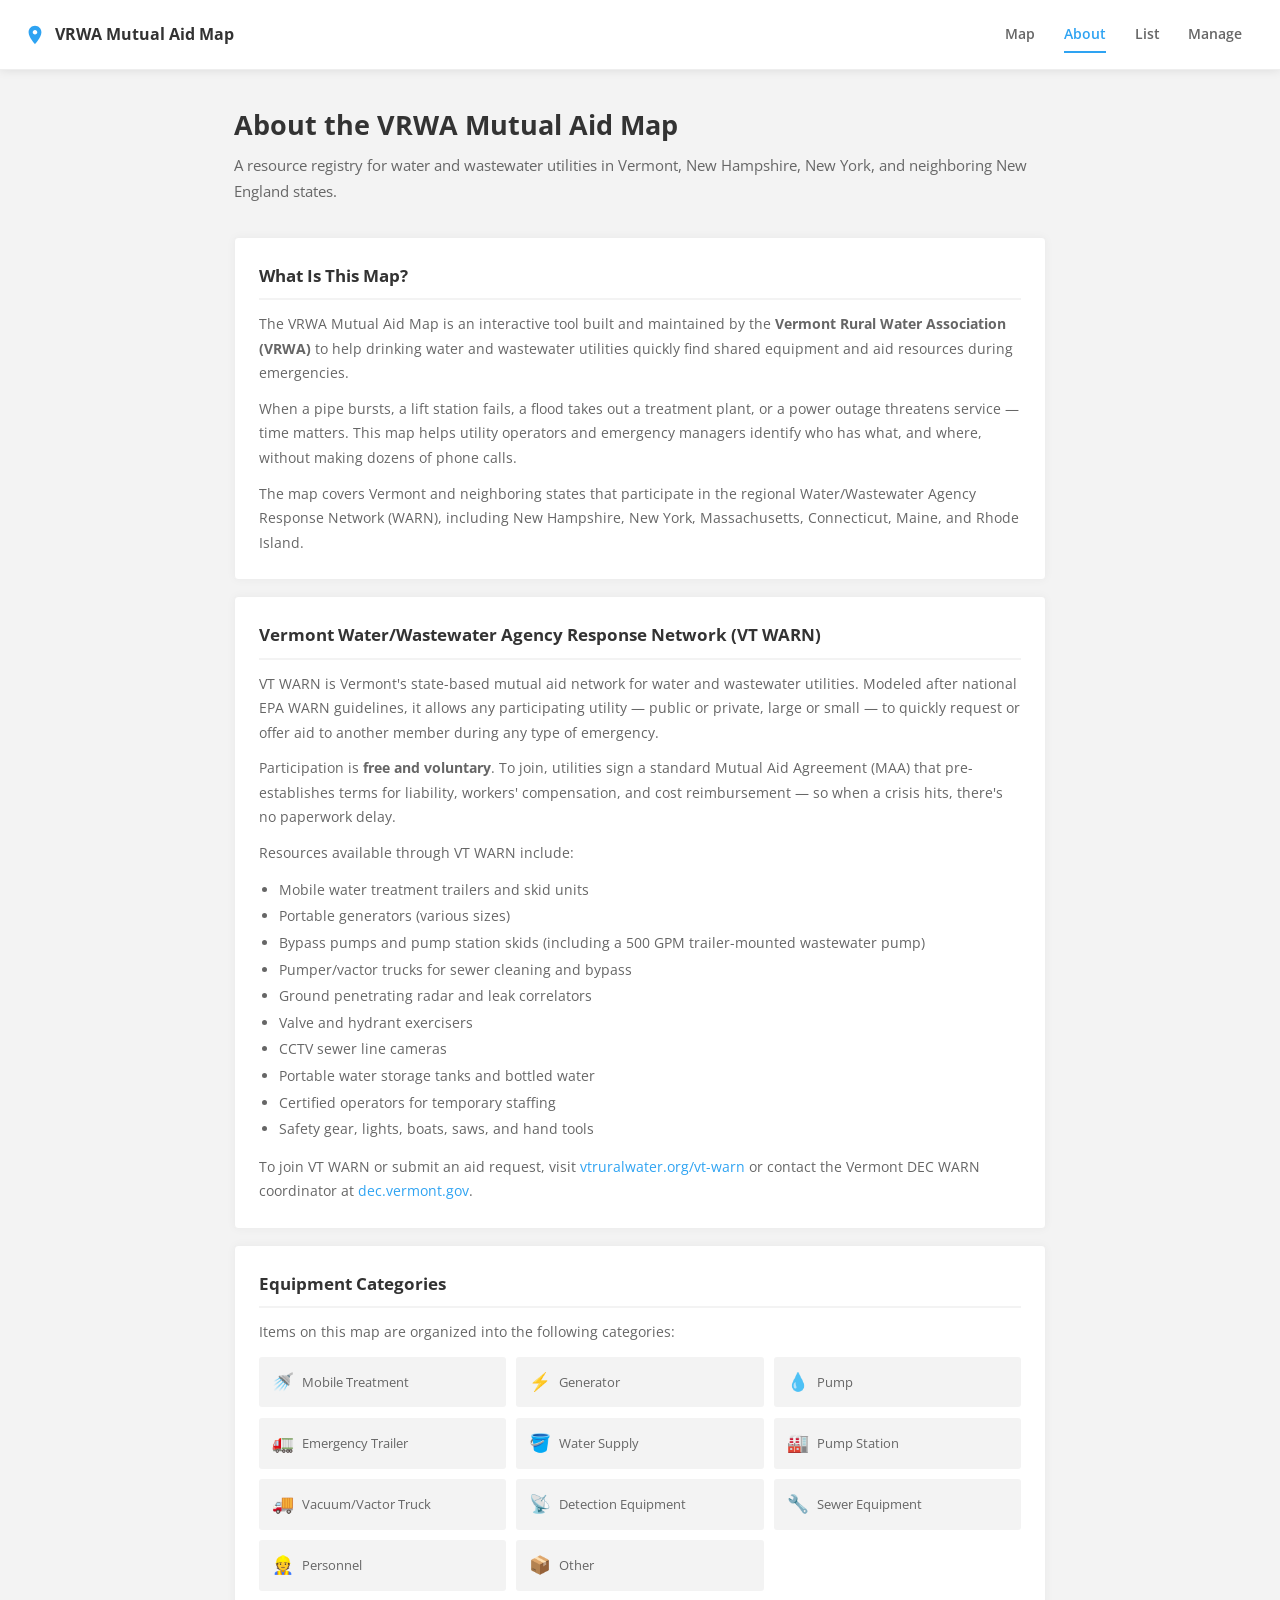
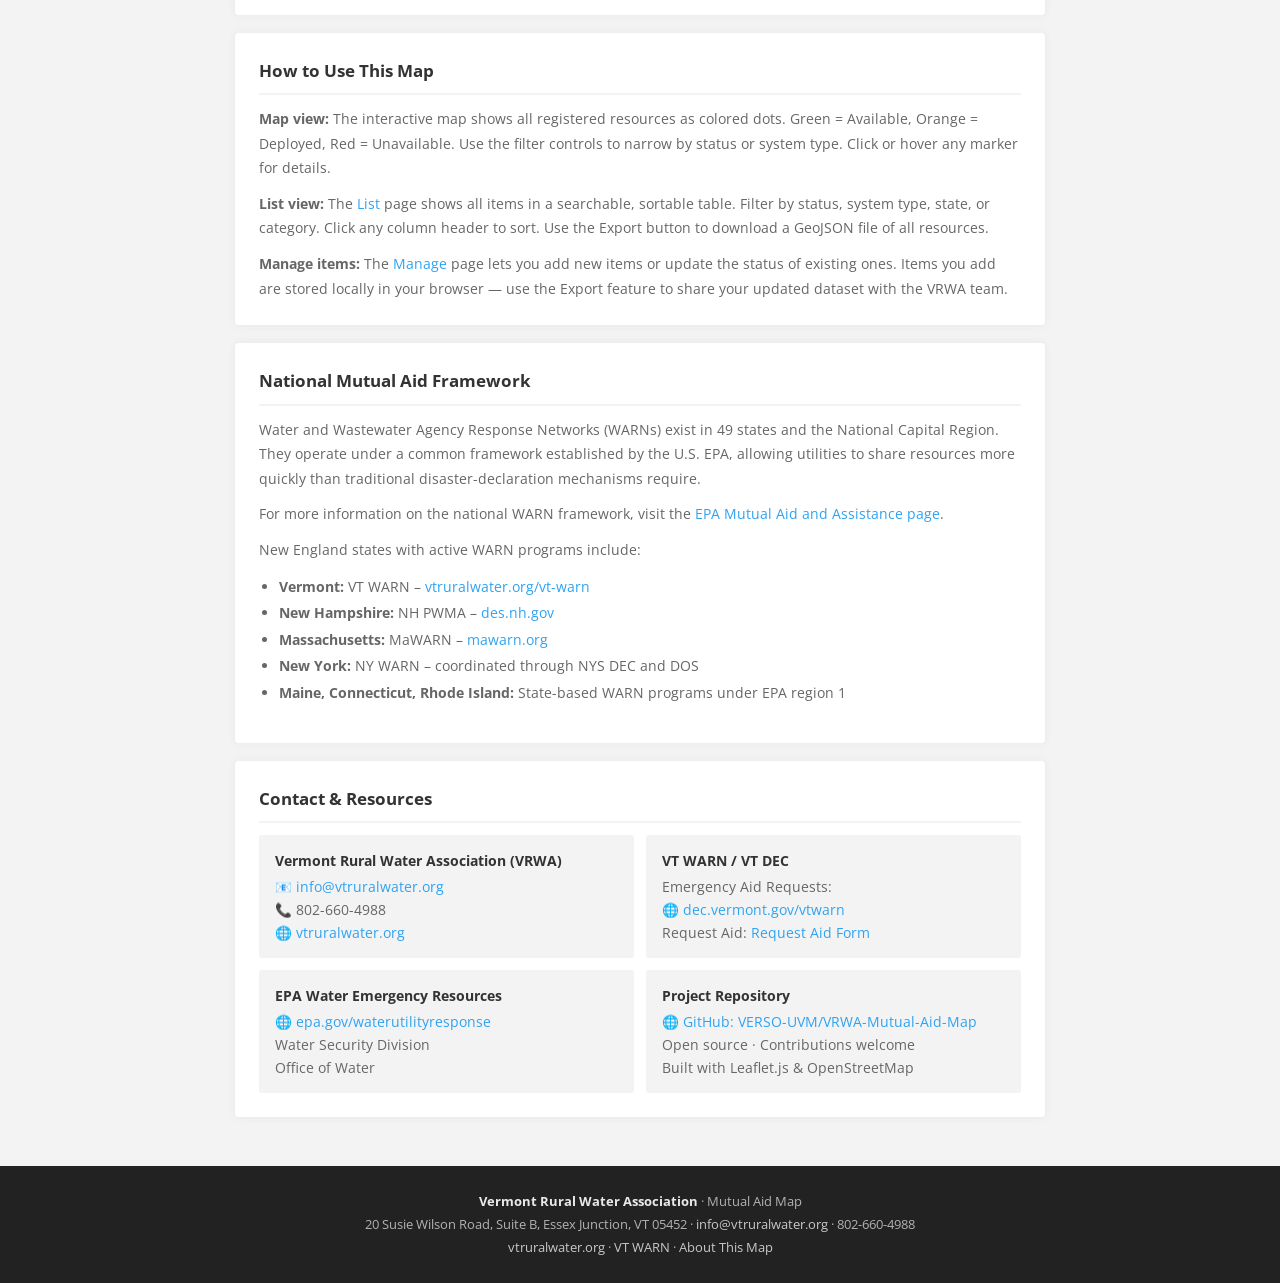
<file: about.html>
<!DOCTYPE html>
<html lang="en">
<head>
  <meta charset="utf-8" />
  <meta name="viewport" content="width=device-width, initial-scale=1.0">
  <title>About – VRWA Mutual Aid Map</title>
  <link rel="stylesheet" href="css/style.css" />
</head>
<body>

<nav>
  <a class="nav-brand" href="index.html">
    <svg viewBox="0 0 24 24" xmlns="http://www.w3.org/2000/svg"><path d="M12 2C8.13 2 5 5.13 5 9c0 5.25 7 13 7 13s7-7.75 7-13c0-3.87-3.13-7-7-7zm0 9.5c-1.38 0-2.5-1.12-2.5-2.5s1.12-2.5 2.5-2.5 2.5 1.12 2.5 2.5-1.12 2.5-2.5 2.5z"/></svg>
    VRWA Mutual Aid Map
  </a>
  <ul class="nav-links">
    <li><a href="index.html">Map</a></li>
    <li><a href="about.html" class="active">About</a></li>
    <li><a href="list.html">List</a></li>
    <li><a href="manage.html">Manage</a></li>
  </ul>
</nav>

<div class="page">
<div class="about-page">

  <h1>About the VRWA Mutual Aid Map</h1>
  <p class="about-subtitle">A resource registry for water and wastewater utilities in Vermont, New Hampshire, New York, and neighboring New England states.</p>

  <!-- What is this -->
  <div class="about-section">
    <h2>What Is This Map?</h2>
    <p>The VRWA Mutual Aid Map is an interactive tool built and maintained by the <strong>Vermont Rural Water Association (VRWA)</strong> to help drinking water and wastewater utilities quickly find shared equipment and aid resources during emergencies.</p>
    <p>When a pipe bursts, a lift station fails, a flood takes out a treatment plant, or a power outage threatens service — time matters. This map helps utility operators and emergency managers identify who has what, and where, without making dozens of phone calls.</p>
    <p>The map covers Vermont and neighboring states that participate in the regional Water/Wastewater Agency Response Network (WARN), including New Hampshire, New York, Massachusetts, Connecticut, Maine, and Rhode Island.</p>
  </div>

  <!-- VT WARN -->
  <div class="about-section">
    <h2>Vermont Water/Wastewater Agency Response Network (VT WARN)</h2>
    <p>VT WARN is Vermont's state-based mutual aid network for water and wastewater utilities. Modeled after national EPA WARN guidelines, it allows any participating utility — public or private, large or small — to quickly request or offer aid to another member during any type of emergency.</p>
    <p>Participation is <strong>free and voluntary</strong>. To join, utilities sign a standard Mutual Aid Agreement (MAA) that pre-establishes terms for liability, workers' compensation, and cost reimbursement — so when a crisis hits, there's no paperwork delay.</p>
    <p>Resources available through VT WARN include:</p>
    <ul>
      <li>Mobile water treatment trailers and skid units</li>
      <li>Portable generators (various sizes)</li>
      <li>Bypass pumps and pump station skids (including a 500 GPM trailer-mounted wastewater pump)</li>
      <li>Pumper/vactor trucks for sewer cleaning and bypass</li>
      <li>Ground penetrating radar and leak correlators</li>
      <li>Valve and hydrant exercisers</li>
      <li>CCTV sewer line cameras</li>
      <li>Portable water storage tanks and bottled water</li>
      <li>Certified operators for temporary staffing</li>
      <li>Safety gear, lights, boats, saws, and hand tools</li>
    </ul>
    <p>To join VT WARN or submit an aid request, visit <a href="https://vtruralwater.org/vt-warn/" target="_blank" rel="noopener">vtruralwater.org/vt-warn</a> or contact the Vermont DEC WARN coordinator at <a href="https://dec.vermont.gov/waterwastewater-agency-response-network-warn" target="_blank" rel="noopener">dec.vermont.gov</a>.</p>
  </div>

  <!-- Equipment categories -->
  <div class="about-section">
    <h2>Equipment Categories</h2>
    <p>Items on this map are organized into the following categories:</p>
    <div class="category-grid">
      <div class="category-item"><span class="ci">🚿</span> Mobile Treatment</div>
      <div class="category-item"><span class="ci">⚡</span> Generator</div>
      <div class="category-item"><span class="ci">💧</span> Pump</div>
      <div class="category-item"><span class="ci">🚛</span> Emergency Trailer</div>
      <div class="category-item"><span class="ci">🪣</span> Water Supply</div>
      <div class="category-item"><span class="ci">🏭</span> Pump Station</div>
      <div class="category-item"><span class="ci">🚚</span> Vacuum/Vactor Truck</div>
      <div class="category-item"><span class="ci">📡</span> Detection Equipment</div>
      <div class="category-item"><span class="ci">🔧</span> Sewer Equipment</div>
      <div class="category-item"><span class="ci">👷</span> Personnel</div>
      <div class="category-item"><span class="ci">📦</span> Other</div>
    </div>
  </div>

  <!-- How to use -->
  <div class="about-section">
    <h2>How to Use This Map</h2>
    <p><strong>Map view:</strong> The interactive map shows all registered resources as colored dots. Green = Available, Orange = Deployed, Red = Unavailable. Use the filter controls to narrow by status or system type. Click or hover any marker for details.</p>
    <p><strong>List view:</strong> The <a href="list.html">List</a> page shows all items in a searchable, sortable table. Filter by status, system type, state, or category. Click any column header to sort. Use the Export button to download a GeoJSON file of all resources.</p>
    <p><strong>Manage items:</strong> The <a href="manage.html">Manage</a> page lets you add new items or update the status of existing ones. Items you add are stored locally in your browser — use the Export feature to share your updated dataset with the VRWA team.</p>
  </div>

  <!-- EPA & national context -->
  <div class="about-section">
    <h2>National Mutual Aid Framework</h2>
    <p>Water and Wastewater Agency Response Networks (WARNs) exist in 49 states and the National Capital Region. They operate under a common framework established by the U.S. EPA, allowing utilities to share resources more quickly than traditional disaster-declaration mechanisms require.</p>
    <p>For more information on the national WARN framework, visit the <a href="https://www.epa.gov/waterutilityresponse/mutual-aid-and-assistance-drinking-water-and-wastewater-utilities" target="_blank" rel="noopener">EPA Mutual Aid and Assistance page</a>.</p>
    <p>New England states with active WARN programs include:</p>
    <ul>
      <li><strong>Vermont:</strong> VT WARN – <a href="https://vtruralwater.org/vt-warn/" target="_blank" rel="noopener">vtruralwater.org/vt-warn</a></li>
      <li><strong>New Hampshire:</strong> NH PWMA – <a href="https://www.des.nh.gov" target="_blank" rel="noopener">des.nh.gov</a></li>
      <li><strong>Massachusetts:</strong> MaWARN – <a href="https://www.mawarn.org/" target="_blank" rel="noopener">mawarn.org</a></li>
      <li><strong>New York:</strong> NY WARN – coordinated through NYS DEC and DOS</li>
      <li><strong>Maine, Connecticut, Rhode Island:</strong> State-based WARN programs under EPA region 1</li>
    </ul>
  </div>

  <!-- Contact -->
  <div class="about-section">
    <h2>Contact &amp; Resources</h2>
    <div class="contact-grid">
      <div class="contact-card">
        <strong>Vermont Rural Water Association (VRWA)</strong>
        📧 <a href="mailto:info@vtruralwater.org">info@vtruralwater.org</a><br>
        📞 802-660-4988<br>
        🌐 <a href="https://vtruralwater.org" target="_blank" rel="noopener">vtruralwater.org</a>
      </div>
      <div class="contact-card">
        <strong>VT WARN / VT DEC</strong>
        Emergency Aid Requests:<br>
        🌐 <a href="https://dec.vermont.gov/waterwastewater-agency-response-network-warn" target="_blank" rel="noopener">dec.vermont.gov/vtwarn</a><br>
        Request Aid: <a href="https://dec.vermont.gov/vtwarn/request-aid" target="_blank" rel="noopener">Request Aid Form</a>
      </div>
      <div class="contact-card">
        <strong>EPA Water Emergency Resources</strong>
        🌐 <a href="https://www.epa.gov/waterutilityresponse" target="_blank" rel="noopener">epa.gov/waterutilityresponse</a><br>
        Water Security Division<br>
        Office of Water
      </div>
      <div class="contact-card">
        <strong>Project Repository</strong>
        🌐 <a href="https://github.com/VERSO-UVM/VRWA-Mutual-Aid-Map" target="_blank" rel="noopener">GitHub: VERSO-UVM/VRWA-Mutual-Aid-Map</a><br>
        Open source · Contributions welcome<br>
        Built with Leaflet.js &amp; OpenStreetMap
      </div>
    </div>
  </div>


</div>
</div>
<footer>
  <strong>Vermont Rural Water Association</strong> · Mutual Aid Map<br>
  20 Susie Wilson Road, Suite B, Essex Junction, VT 05452 · <a href="mailto:info@vtruralwater.org">info@vtruralwater.org</a> · 802-660-4988<br>
  <a href="https://vtruralwater.org" target="_blank" rel="noopener">vtruralwater.org</a> · <a href="https://vtruralwater.org/vt-warn/" target="_blank" rel="noopener">VT WARN</a> · <a href="about.html">About This Map</a>
</footer>
</body>
</html>
</file>
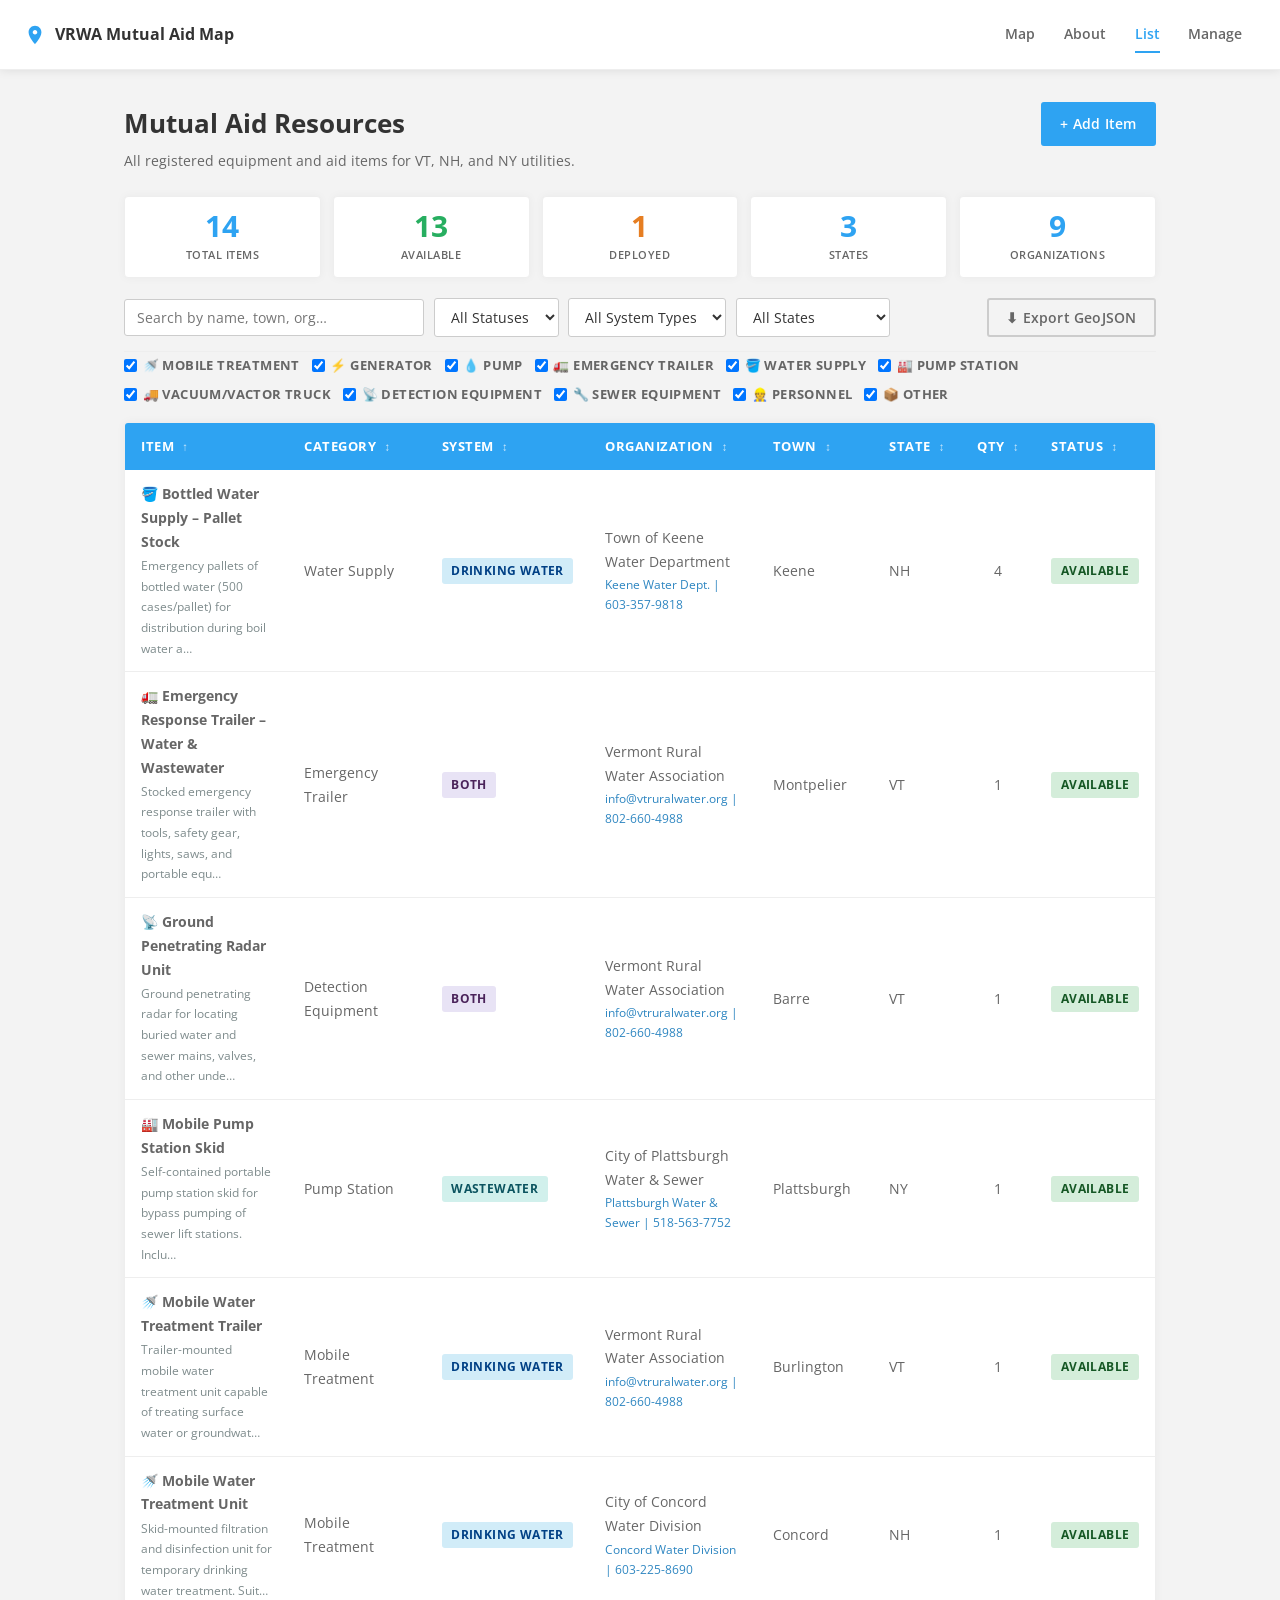
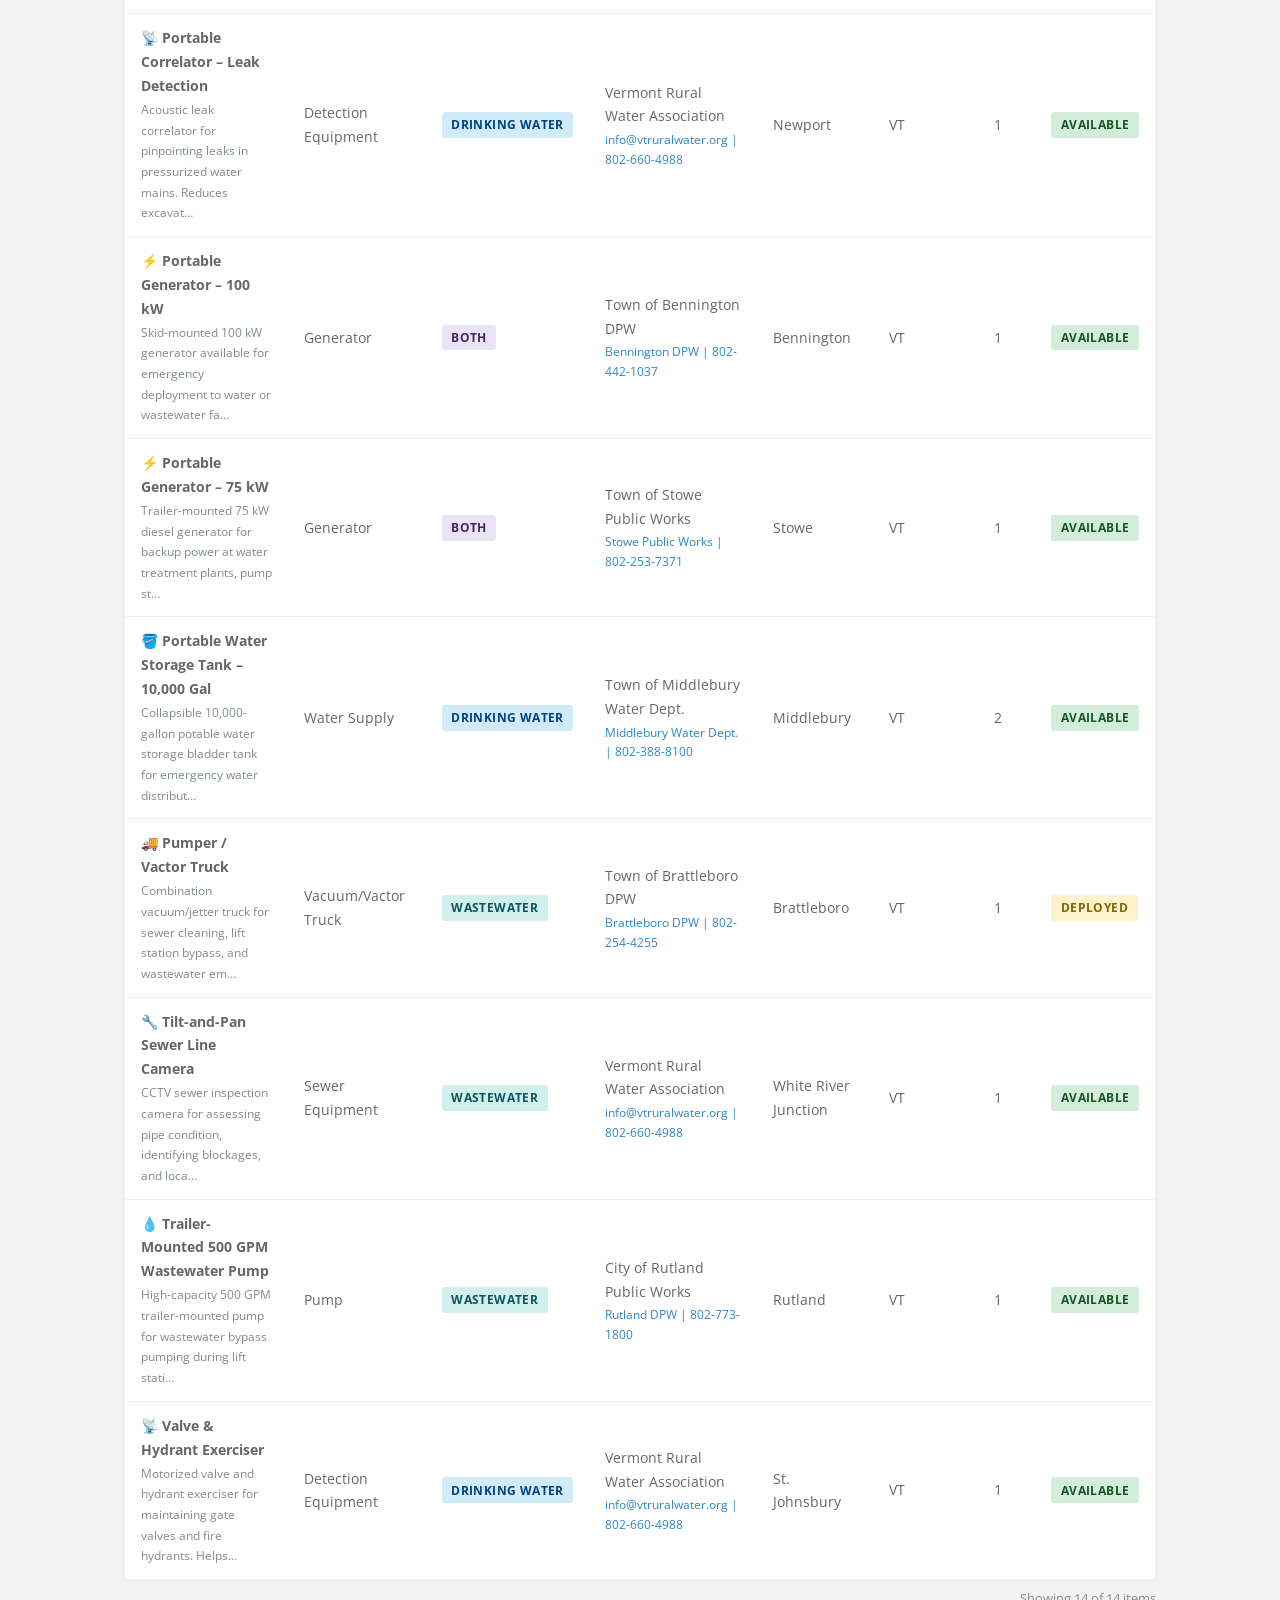
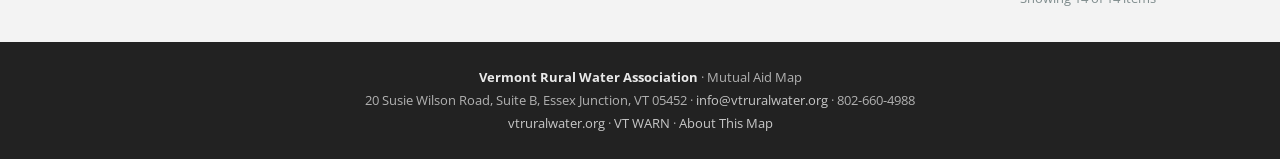
<file: list.html>
<!DOCTYPE html>
<html lang="en">
<head>
  <meta charset="utf-8" />
  <meta name="viewport" content="width=device-width, initial-scale=1.0">
  <title>Resource List – VRWA Mutual Aid Map</title>
  <link rel="stylesheet" href="css/style.css" />
  <style>
    .list-category-toggles {
      display: flex;
      flex-wrap: wrap;
      gap: 0.45rem 0.75rem;
      width: 100%;
      margin-top: 0.25rem;
      padding-top: 0.2rem;
      border-top: 1px solid var(--border);
    }
    .list-category-toggles .category-toggle {
      display: inline-flex;
      align-items: center;
      gap: 0.35rem;
      font-size: 0.8rem;
      color: var(--text-muted);
      user-select: none;
    }
  </style>
</head>
<body>

<nav>
  <a class="nav-brand" href="index.html">
    <svg viewBox="0 0 24 24" xmlns="http://www.w3.org/2000/svg"><path d="M12 2C8.13 2 5 5.13 5 9c0 5.25 7 13 7 13s7-7.75 7-13c0-3.87-3.13-7-7-7zm0 9.5c-1.38 0-2.5-1.12-2.5-2.5s1.12-2.5 2.5-2.5 2.5 1.12 2.5 2.5-1.12 2.5-2.5 2.5z"/></svg>
    VRWA Mutual Aid Map
  </a>
  <ul class="nav-links">
    <li><a href="index.html">Map</a></li>
    <li><a href="about.html">About</a></li>
    <li><a href="list.html" class="active">List</a></li>
    <li><a href="manage.html">Manage</a></li>
  </ul>
</nav>

<div class="page">
<div class="inner-page">

  <div class="page-header">
    <div>
      <h1>Mutual Aid Resources</h1>
      <p>All registered equipment and aid items for VT, NH, and NY utilities.</p>
    </div>
    <a href="manage.html" class="btn btn-primary">+ Add Item</a>
  </div>

  <!-- Stats -->
  <div class="stats-row" id="stats-row">
    <div class="stat-card"><div class="stat-num" id="stat-total">—</div><div class="stat-label">Total Items</div></div>
    <div class="stat-card"><div class="stat-num" id="stat-available" style="color:#27ae60">—</div><div class="stat-label">Available</div></div>
    <div class="stat-card"><div class="stat-num" id="stat-deployed"  style="color:#e67e22">—</div><div class="stat-label">Deployed</div></div>
    <div class="stat-card"><div class="stat-num" id="stat-states">—</div><div class="stat-label">States</div></div>
    <div class="stat-card"><div class="stat-num" id="stat-orgs">—</div><div class="stat-label">Organizations</div></div>
  </div>

  <!-- Controls -->
  <div class="controls">
    <input id="search" class="search-input" type="text" placeholder="Search by name, town, org…" />
    <select id="filter-status" class="filter-select">
      <option value="">All Statuses</option>
      <option value="available">Available</option>
      <option value="deployed">Deployed</option>
      <option value="unavailable">Unavailable</option>
    </select>
    <select id="filter-type" class="filter-select">
      <option value="">All System Types</option>
      <option value="drinking_water">Drinking Water</option>
      <option value="wastewater">Wastewater</option>
      <option value="both">Both</option>
    </select>
    <select id="filter-state" class="filter-select">
      <option value="">All States</option>
      <option value="VT">Vermont</option>
      <option value="NH">New Hampshire</option>
      <option value="NY">New York</option>
      <option value="MA">Massachusetts</option>
      <option value="ME">Maine</option>
      <option value="CT">Connecticut</option>
      <option value="RI">Rhode Island</option>
    </select>
    <button id="btn-export" class="btn btn-secondary" style="margin-left:auto">⬇ Export GeoJSON</button>
    <div id="category-toggles" class="list-category-toggles"></div>
  </div>

  <!-- Table -->
  <div class="table-wrap">
    <table id="items-table">
      <thead>
        <tr>
          <th data-col="name">Item <span class="si">↕</span></th>
          <th data-col="category">Category <span class="si">↕</span></th>
          <th data-col="systemType">System <span class="si">↕</span></th>
          <th data-col="organization">Organization <span class="si">↕</span></th>
          <th data-col="town">Town <span class="si">↕</span></th>
          <th data-col="state">State <span class="si">↕</span></th>
          <th data-col="quantity">Qty <span class="si">↕</span></th>
          <th data-col="status">Status <span class="si">↕</span></th>
        </tr>
      </thead>
      <tbody id="table-body">
        <tr><td colspan="8" style="text-align:center;padding:2rem;color:#7f8c8d">Loading…</td></tr>
      </tbody>
    </table>
  </div>
  <div id="row-count" style="font-size:0.8rem;color:#7f8c8d;margin-top:0.5rem;text-align:right"></div>

</div>
</div>

<script src="js/data.js"></script>
<script>
const {
  SYSTEM_TYPES: DATA_SYSTEM_TYPES,
  STATUSES: DATA_STATUSES,
  CATEGORIES: DATA_CATEGORIES,
  CATEGORY_ICONS: DATA_CATEGORY_ICONS
} = VRWAData;

function esc(value) {
  return String(value ?? '')
    .replace(/&/g, '&amp;')
    .replace(/</g, '&lt;')
    .replace(/>/g, '&gt;')
    .replace(/"/g, '&quot;')
    .replace(/'/g, '&#039;');
}

let allItems = [];
let sortCol  = 'name';
let sortDir  = 1; // 1 = asc, -1 = desc
const activeCategories = new Set(DATA_CATEGORIES);

function renderCategoryToggles() {
  const wrap = document.getElementById('category-toggles');
  wrap.innerHTML = DATA_CATEGORIES.map(category => `
    <label class="category-toggle">
      <input type="checkbox" class="js-list-category-toggle" value="${category}" checked>
      <span>${DATA_CATEGORY_ICONS[category] || '📦'} ${category}</span>
    </label>
  `).join('');
}

// ── Load data ─────────────────────────────────────
async function init() {
  try {
    allItems = await VRWAData.getAllItems();
    updateStats(allItems);
    render();
  } catch (err) {
    console.error('Failed to load items:', err);
    document.getElementById('table-body').innerHTML =
      '<tr><td colspan="8" style="text-align:center;padding:2rem;color:#c0392b">Failed to load data. Please refresh the page.</td></tr>';
  }
}

function updateStats(items) {
  document.getElementById('stat-total').textContent     = items.length;
  document.getElementById('stat-available').textContent = items.filter(i => i.status === 'available').length;
  document.getElementById('stat-deployed').textContent  = items.filter(i => i.status === 'deployed').length;
  document.getElementById('stat-states').textContent    = new Set(items.map(i => i.state)).size;
  document.getElementById('stat-orgs').textContent      = new Set(items.map(i => i.organization).filter(Boolean)).size;
}

// ── Filtering & sorting ───────────────────────────
function getFiltered() {
  const q    = document.getElementById('search').value.toLowerCase();
  const st   = document.getElementById('filter-status').value;
  const ty   = document.getElementById('filter-type').value;
  const sta  = document.getElementById('filter-state').value;

  return allItems.filter(item => {
    if (st  && item.status     !== st)  return false;
    if (ty  && item.systemType !== ty)  return false;
    if (sta && item.state      !== sta) return false;
    if (!activeCategories.has(item.category || 'Other')) return false;
    if (q) {
      const haystack = [item.name, item.organization, item.town, item.category, item.description].join(' ').toLowerCase();
      if (!haystack.includes(q)) return false;
    }
    return true;
  });
}

function sorted(items) {
  return [...items].sort((a, b) => {
    const va = String(a[sortCol] ?? '').toLowerCase();
    const vb = String(b[sortCol] ?? '').toLowerCase();
    if (va < vb) return -sortDir;
    if (va > vb) return  sortDir;
    return 0;
  });
}

// ── Render table ──────────────────────────────────
function render() {
  const filtered = sorted(getFiltered());
  const tbody    = document.getElementById('table-body');

  // Update sort icons
  document.querySelectorAll('th[data-col]').forEach(th => {
    const col = th.dataset.col;
    const si  = th.querySelector('.si');
    si.textContent = col === sortCol ? (sortDir === 1 ? '↑' : '↓') : '↕';
  });

  if (filtered.length === 0) {
    tbody.innerHTML = '<tr class="no-results"><td colspan="8">No items match your filters.</td></tr>';
    document.getElementById('row-count').textContent = '';
    return;
  }

  tbody.innerHTML = filtered.map(item => {
    const icon   = DATA_CATEGORY_ICONS[item.category] || '📦';
    const sysLbl = esc(DATA_SYSTEM_TYPES[item.systemType] || item.systemType);
    const stLbl  = esc(DATA_STATUSES[item.status]         || item.status);
    const desc   = item.description ? item.description.slice(0, 90) + (item.description.length > 90 ? '…' : '') : '';
    return `<tr>
      <td><strong>${icon} ${esc(item.name)}</strong>
        ${desc ? `<div style="font-size:0.76rem;color:#7f8c8d;margin-top:0.15rem">${esc(desc)}</div>` : ''}
      </td>
      <td>${esc(item.category)}</td>
      <td><span class="badge badge-${esc(item.systemType)}">${sysLbl}</span></td>
      <td>${esc(item.organization || '—')}
        ${item.contact ? `<div style="font-size:0.73rem;color:#2e86c1;margin-top:0.1rem">${esc(item.contact)}</div>` : ''}
      </td>
      <td>${esc(item.town || '—')}</td>
      <td>${esc(item.state || '—')}</td>
      <td style="text-align:center">${esc(String(item.quantity))}</td>
      <td><span class="badge badge-${esc(item.status)}">${stLbl}</span></td>
    </tr>`;
  }).join('');

  document.getElementById('row-count').textContent = `Showing ${filtered.length} of ${allItems.length} items`;
}

// ── Sort on header click ──────────────────────────
document.querySelectorAll('th[data-col]').forEach(th => {
  th.addEventListener('click', () => {
    const col = th.dataset.col;
    if (sortCol === col) { sortDir *= -1; }
    else { sortCol = col; sortDir = 1; }
    render();
  });
});

// ── Filter change ─────────────────────────────────
let _searchDebounce = null;
document.getElementById('search').addEventListener('input', () => {
  clearTimeout(_searchDebounce);
  _searchDebounce = setTimeout(render, 200);
});
['filter-status','filter-type','filter-state'].forEach(id => {
  document.getElementById(id).addEventListener('input', render);
});

document.addEventListener('change', function(e) {
  if (!e.target.classList.contains('js-list-category-toggle')) return;
  const category = e.target.value;
  if (e.target.checked) {
    activeCategories.add(category);
  } else {
    activeCategories.delete(category);
  }
  render();
});

// ── Export ────────────────────────────────────────
document.getElementById('btn-export').addEventListener('click', async () => {
  const json = await VRWAData.exportGeoJSON();
  const blob = new Blob([json], { type: 'application/json' });
  const a    = document.createElement('a');
  a.href     = URL.createObjectURL(blob);
  a.download = 'vrwa-mutual-aid.geojson';
  a.click();
});

renderCategoryToggles();
init();
</script>
<footer>
  <strong>Vermont Rural Water Association</strong> · Mutual Aid Map<br>
  20 Susie Wilson Road, Suite B, Essex Junction, VT 05452 · <a href="mailto:info@vtruralwater.org">info@vtruralwater.org</a> · 802-660-4988<br>
  <a href="https://vtruralwater.org" target="_blank" rel="noopener">vtruralwater.org</a> · <a href="https://vtruralwater.org/vt-warn/" target="_blank" rel="noopener">VT WARN</a> · <a href="about.html">About This Map</a>
</footer>
</body>
</html>
</file>
<file: css/style.css>
@import url('https://fonts.googleapis.com/css2?family=Open+Sans:wght@400;600;700&display=swap');

*, *::before, *::after { box-sizing: border-box; margin: 0; padding: 0; }

:root {
  --primary: #2ea3f2;
  --primary-dark: #1a89d4;
  --success: #27ae60;
  --warning: #e67e22;
  --danger: #c0392b;
  --text: #333;
  --text-muted: #666;
  --light: #f3f3f3;
  --border: #eee;
  --nav-height: 70px;
}

body {
  font-family: 'Open Sans', Arial, sans-serif;
  color: var(--text-muted);
  background: var(--light);
  font-size: 14px;
  line-height: 1.7;
}

/* ── Navigation ─────────────────────────────────── */
nav {
  background: #fff;
  height: var(--nav-height);
  display: flex;
  align-items: center;
  padding: 0 1.5rem;
  position: fixed;
  top: 0; left: 0; right: 0;
  z-index: 1000;
  box-shadow: 0 0 10px rgba(0,0,0,0.1);
  border-bottom: 1px solid var(--border);
}

.nav-brand {
  color: var(--text);
  font-size: 1rem;
  font-weight: 700;
  text-decoration: none;
  display: flex;
  align-items: center;
  gap: 0.55rem;
  flex-shrink: 0;
}

.nav-brand svg { width: 22px; height: 22px; fill: var(--primary); }

.nav-links {
  display: flex;
  gap: 0.1rem;
  margin-left: auto;
  list-style: none;
}

.nav-links a {
  color: var(--text-muted);
  text-decoration: none;
  padding: 0.45rem 0.85rem;
  border-radius: 3px;
  font-size: 0.875rem;
  font-weight: 600;
  transition: color 0.2s;
  position: relative;
}

.nav-links a::after {
  content: '';
  position: absolute;
  bottom: -2px; left: 50%; right: 50%;
  height: 2px;
  background: var(--primary);
  transition: left 0.2s, right 0.2s;
}

.nav-links a:hover { color: var(--primary); }
.nav-links a:hover::after { left: 0.85rem; right: 0.85rem; }
.nav-links a.active { color: var(--primary); }
.nav-links a.active::after { left: 0.85rem; right: 0.85rem; }

/* ── Page shell ─────────────────────────────────── */
.page { margin-top: var(--nav-height); min-height: calc(100vh - var(--nav-height) - 88px); }

/* ── Map page (height set inline in index.html to guarantee px resolution) ── */

.map-legend {
  background: #fff;
  padding: 0.7rem 0.9rem;
  border-radius: 4px;
  border: 1px solid var(--border);
  font-size: 0.78rem;
  line-height: 1.7;
  min-width: 130px;
  box-shadow: 0 0 10px rgba(0,0,0,0.08);
  font-family: 'Open Sans', Arial, sans-serif;
}
.map-legend h4 { font-size: 0.8rem; color: var(--text); font-weight: 700; margin-bottom: 0.4rem; text-transform: uppercase; letter-spacing: 0.5px; }
.legend-item { display: flex; align-items: center; gap: 0.45rem; color: var(--text-muted); }
.legend-dot { width: 11px; height: 11px; border-radius: 50%; flex-shrink: 0; }

.popup-title { font-weight: 700; font-size: 0.95rem; color: var(--text); margin-bottom: 0.4rem; font-family: 'Open Sans', Arial, sans-serif; }
.popup-row { display: flex; justify-content: space-between; font-size: 0.8rem; padding: 0.12rem 0; border-bottom: 1px solid var(--border); color: var(--text-muted); font-family: 'Open Sans', Arial, sans-serif; }
.popup-row:last-child { border-bottom: none; }
.popup-label { color: #999; margin-right: 0.4rem; flex-shrink: 0; }
.popup-val { text-align: right; color: var(--text); }

/* ── Inner page layout ──────────────────────────── */
.inner-page { padding: 2rem 1.5rem; max-width: 1080px; margin: 0 auto; }

.page-header {
  display: flex;
  justify-content: space-between;
  align-items: flex-start;
  margin-bottom: 1.5rem;
  flex-wrap: wrap;
  gap: 0.75rem;
}
.page-header h1 { font-size: 1.6rem; color: var(--text); font-weight: 700; }
.page-header p { color: var(--text-muted); margin-top: 0.2rem; font-size: 0.875rem; }

/* ── Stats row ──────────────────────────────────── */
.stats-row { display: flex; gap: 0.75rem; margin-bottom: 1.25rem; flex-wrap: wrap; }
.stat-card {
  background: #fff;
  border: 1px solid var(--border);
  border-radius: 4px;
  padding: 0.85rem 1.25rem;
  text-align: center;
  flex: 1;
  min-width: 90px;
  box-shadow: 0 0 10px rgba(0,0,0,0.04);
}
.stat-num { font-size: 1.85rem; font-weight: 700; color: var(--primary); line-height: 1; }
.stat-label { font-size: 0.7rem; color: var(--text-muted); text-transform: uppercase; letter-spacing: 0.5px; margin-top: 0.25rem; font-weight: 600; }

/* ── Controls ───────────────────────────────────── */
.controls { display: flex; gap: 0.6rem; flex-wrap: wrap; margin-bottom: 1rem; align-items: center; }

.search-input,
.filter-select {
  padding: 0.5rem 0.75rem;
  border: 1px solid #ccc;
  border-radius: 3px;
  font-size: 0.875rem;
  font-family: 'Open Sans', Arial, sans-serif;
  background: #fff;
  color: var(--text);
  transition: border-color 0.2s;
}
.search-input { flex: 1; min-width: 180px; max-width: 300px; }
.filter-select { cursor: pointer; }
.search-input:focus, .filter-select:focus {
  outline: none;
  border-color: var(--primary);
  box-shadow: 0 0 0 3px rgba(46,163,242,0.1);
}

/* ── Buttons ────────────────────────────────────── */
.btn {
  padding: 0.5rem 1.1rem;
  border-radius: 3px;
  border: 2px solid transparent;
  cursor: pointer;
  font-size: 0.875rem;
  font-weight: 600;
  font-family: 'Open Sans', Arial, sans-serif;
  text-decoration: none;
  display: inline-flex;
  align-items: center;
  gap: 0.35rem;
  transition: background 0.2s, color 0.2s, border-color 0.2s;
  white-space: nowrap;
  letter-spacing: 0.2px;
}
.btn-sm { padding: 0.3rem 0.65rem; font-size: 0.8rem; }

.btn-primary {
  background: var(--primary);
  color: #fff;
  border-color: var(--primary);
}
.btn-primary:hover {
  background: var(--primary-dark);
  border-color: var(--primary-dark);
}

.btn-outline {
  background: transparent;
  color: var(--primary);
  border-color: var(--primary);
}
.btn-outline:hover {
  background: var(--primary);
  color: #fff;
}

.btn-success {
  background: var(--success);
  color: #fff;
  border-color: var(--success);
}
.btn-success:hover { background: #1e8449; border-color: #1e8449; }

.btn-secondary {
  background: transparent;
  color: var(--text-muted);
  border-color: #ccc;
}
.btn-secondary:hover { border-color: var(--primary); color: var(--primary); }

.btn-edit   { background: #e8f4fd; color: var(--primary); border-color: #bee3f8; }
.btn-edit:hover { background: var(--primary); color: #fff; }
.btn-delete { background: #fdf2f2; color: var(--danger); border-color: #f5c6c6; }
.btn-delete:hover { background: var(--danger); color: #fff; }

/* ── Table ──────────────────────────────────────── */
.table-wrap {
  background: #fff;
  border-radius: 4px;
  border: 1px solid var(--border);
  overflow: hidden;
  overflow-x: auto;
  box-shadow: 0 0 10px rgba(0,0,0,0.04);
}
table { width: 100%; border-collapse: collapse; font-size: 0.875rem; }
th {
  background: var(--primary);
  color: #fff;
  padding: 0.8rem 1rem;
  text-align: left;
  font-weight: 700;
  font-size: 0.8rem;
  text-transform: uppercase;
  letter-spacing: 0.5px;
  cursor: pointer;
  white-space: nowrap;
  user-select: none;
}
th:hover { background: var(--primary-dark); }
th .si { margin-left: 0.3rem; opacity: 0.75; font-size: 0.72rem; }
td { padding: 0.75rem 1rem; border-bottom: 1px solid var(--border); vertical-align: middle; color: var(--text-muted); }
tr:last-child td { border-bottom: none; }
tr:hover td { background: #f9fdff; }
.no-results td { text-align: center; color: var(--text-muted); padding: 2.5rem; font-style: italic; }

/* ── Badges ─────────────────────────────────────── */
.badge {
  display: inline-block;
  padding: 0.2rem 0.6rem;
  border-radius: 3px;
  font-size: 0.72rem;
  font-weight: 700;
  text-transform: uppercase;
  letter-spacing: 0.4px;
  white-space: nowrap;
}
.badge-available   { background: #d4edda; color: #155724; }
.badge-deployed    { background: #fff3cd; color: #856404; }
.badge-unavailable { background: #f8d7da; color: #721c24; }
.badge-drinking_water { background: #d1ecf8; color: #004085; }
.badge-wastewater     { background: #d1f0ec; color: #0c5460; }
.badge-both           { background: #e8e3f5; color: #4a235a; }

/* ── About page ─────────────────────────────────── */
.about-page { max-width: 860px; margin: 0 auto; padding: 2rem 1.5rem; }
.about-page h1 { font-size: 1.7rem; color: var(--text); font-weight: 700; margin-bottom: 0.3rem; }
.about-subtitle { color: var(--text-muted); font-size: 0.95rem; margin-bottom: 2rem; }

.about-section {
  background: #fff;
  border: 1px solid var(--border);
  border-radius: 4px;
  padding: 1.5rem;
  margin-bottom: 1rem;
  box-shadow: 0 0 10px rgba(0,0,0,0.04);
}
.about-section h2 {
  color: var(--text);
  font-size: 1.05rem;
  font-weight: 700;
  margin-bottom: 0.75rem;
  padding-bottom: 0.5rem;
  border-bottom: 2px solid var(--light);
}
.about-section p { line-height: 1.75; color: var(--text-muted); margin-bottom: 0.7rem; }
.about-section p:last-child { margin-bottom: 0; }
.about-section ul { margin: 0.4rem 0 0.75rem 1.25rem; line-height: 1.9; color: var(--text-muted); }
.about-section a { color: var(--primary); text-decoration: none; }
.about-section a:hover { text-decoration: underline; }

.category-grid { display: grid; grid-template-columns: repeat(auto-fill, minmax(185px, 1fr)); gap: 0.65rem; margin-top: 0.75rem; }
.category-item { background: var(--light); border-radius: 3px; padding: 0.65rem 0.8rem; font-size: 0.83rem; display: flex; align-items: center; gap: 0.5rem; color: var(--text-muted); }
.category-item .ci { font-size: 1.1rem; }

.contact-grid { display: grid; grid-template-columns: 1fr 1fr; gap: 0.75rem; margin-top: 0.75rem; }
.contact-card { background: var(--light); border-radius: 3px; padding: 0.85rem 1rem; font-size: 0.85rem; line-height: 1.7; color: var(--text-muted); }
.contact-card strong { display: block; color: var(--text); font-weight: 700; margin-bottom: 0.2rem; }
.contact-card a { color: var(--primary); text-decoration: none; }

/* ── Manage / Form page ─────────────────────────── */
.manage-page { max-width: 960px; margin: 0 auto; padding: 2rem 1.5rem; }
.form-card {
  background: #fff;
  border: 1px solid var(--border);
  border-radius: 4px;
  padding: 1.5rem;
  margin-bottom: 1.25rem;
  box-shadow: 0 0 10px rgba(0,0,0,0.04);
}
.form-card h2 {
  color: var(--text);
  font-size: 1rem;
  font-weight: 700;
  margin-bottom: 1.1rem;
  padding-bottom: 0.5rem;
  border-bottom: 2px solid var(--light);
  text-transform: uppercase;
  letter-spacing: 0.5px;
}

.form-grid { display: grid; grid-template-columns: 1fr 1fr; gap: 1rem; }
.form-group { display: flex; flex-direction: column; gap: 0.3rem; }
.form-group.full { grid-column: 1 / -1; }

label { font-size: 0.8rem; font-weight: 700; color: var(--text); text-transform: uppercase; letter-spacing: 0.4px; }
label .req { color: var(--danger); }

input[type="text"], input[type="email"], input[type="number"], input[type="tel"],
select, textarea {
  padding: 0.5rem 0.75rem;
  border: 1px solid #ccc;
  border-radius: 3px;
  font-size: 0.875rem;
  font-family: 'Open Sans', Arial, sans-serif;
  color: var(--text);
  transition: border-color 0.2s;
  background: #fff;
}
input:focus, select:focus, textarea:focus {
  outline: none;
  border-color: var(--primary);
  box-shadow: 0 0 0 3px rgba(46,163,242,0.1);
}
textarea { resize: vertical; min-height: 80px; }

.form-actions { display: flex; gap: 0.65rem; justify-content: flex-end; margin-top: 1.1rem; padding-top: 0.9rem; border-top: 1px solid var(--border); }

.alert { padding: 0.75rem 1rem; border-radius: 3px; margin-bottom: 0.9rem; font-size: 0.875rem; }
.alert-success { background: #d4edda; color: #155724; border: 1px solid #c3e6cb; }
.alert-error   { background: #f8d7da; color: #721c24; border: 1px solid #f5c6c6; }
.alert-info    { background: #d1ecf8; color: #004085; border: 1px solid #b8daff; }

.readonly-tag { font-size: 0.68rem; color: #999; border: 1px solid var(--border); border-radius: 3px; padding: 0.08rem 0.35rem; margin-left: 0.35rem; vertical-align: middle; font-weight: 600; text-transform: uppercase; letter-spacing: 0.3px; }

#picker-map { height: 220px; border-radius: 3px; border: 1px solid #ccc; margin-top: 0.4rem; }
.coord-row { display: grid; grid-template-columns: 1fr 1fr; gap: 0.7rem; margin-top: 0.5rem; }
.coord-hint { font-size: 0.75rem; color: #999; margin-top: 0.3rem; }
.coord-hint a { color: var(--primary); }

/* ── Footer ─────────────────────────────────────── */
footer {
  background: #222;
  color: rgba(255,255,255,0.65);
  padding: 1.5rem;
  text-align: center;
  font-size: 0.8rem;
  line-height: 1.8;
  margin-top: auto;
}
footer a { color: rgba(255,255,255,0.75); text-decoration: none; }
footer a:hover { color: var(--primary); }
footer strong { color: rgba(255,255,255,0.9); }

/* ── Responsive ─────────────────────────────────── */
@media (max-width: 700px) {
  .form-grid { grid-template-columns: 1fr; }
  .form-group.full { grid-column: 1; }
  .contact-grid { grid-template-columns: 1fr; }
  .stats-row { gap: 0.4rem; }
  th, td { padding: 0.55rem 0.65rem; }
  .inner-page, .about-page, .manage-page { padding: 1.25rem 1rem; }
  nav { padding: 0 1rem; }
  .nav-brand font-size { font-size: 0.9rem; }
}
</file>
